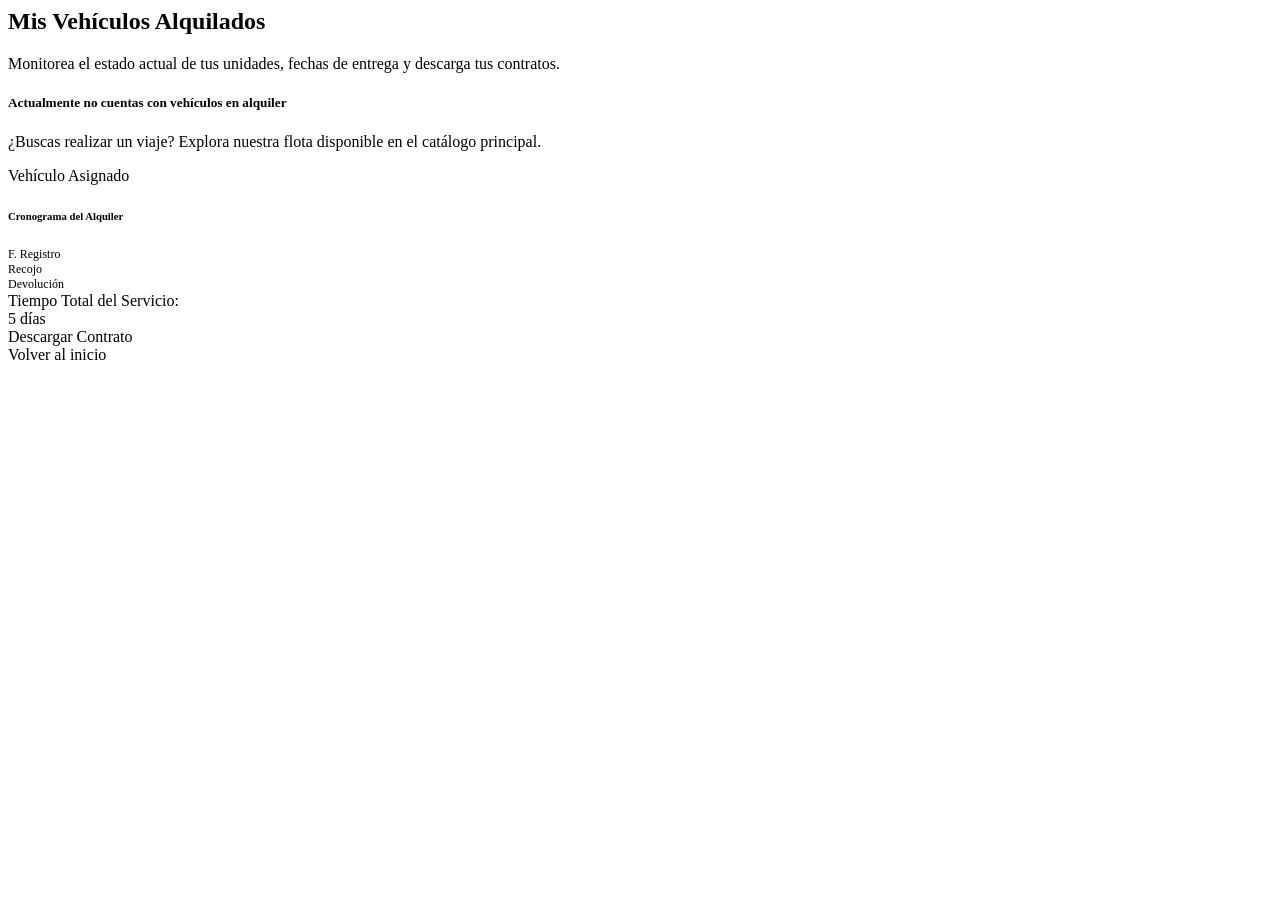
<file: ProyectoHerramientas/src/main/resources/templates/public/clientes/mis-autos.html>
<html layout:decorate="~{layouts/main-layout}">
    <head>
        <title>Mis Autos</title>
        
        <!-- Este bloque se insertará automáticamente en el head del layout -->
        <th:block layout:fragment="estilosVistas">
            <link rel="stylesheet" th:href="@{/css/mis-autos.css}">
        </th:block>
    </head>
    
    <div>
        <div layout:fragment="content" class="container mb-5 mt-4">
            <div class="row mb-4">
                <div class="col">
                    <h2 class="fw-bold text-dark mb-1">Mis Vehículos Alquilados</h2>
                    <p class="text-muted">Monitorea el estado actual de tus unidades, fechas de entrega y descarga tus
                        contratos.</p>
                </div>
            </div>
        
            <!-- Alerta en caso de no tener alquileres -->
            <div class="alert alert-info border-0 p-4 shadow-sm rounded-4 text-center"
                th:if="${#lists.isEmpty(alquileres)}">
                <i class="bi bi-info-circle-fill fs-1 d-block mb-2 text-info"></i>
                <h5 class="fw-bold">Actualmente no cuentas con vehículos en alquiler</h5>
                <p class="mb-0 text-muted">¿Buscas realizar un viaje? Explora nuestra flota disponible en el catálogo
                    principal.</p>
            </div>
        
            <!-- Grid de Alquileres Activos -->
            <div class="row g-4" th:unless="${#lists.isEmpty(alquileres)}">
                <div class="col-xl-12" th:each="alq : ${alquileres}">
                    <div class="card card-vehiculo shadow-sm position-relative bg-white">
        
                        <!-- Estado del Alquiler -->
                        <span class="badge badge-status p-2 text-uppercase"
                            th:classappend="${alq.estadoOperativo == 'NO_DEVUELTO' ? 'bg-success' : 'bg-secondary'}"
                            th:text="Activo"></span>
        
                        <div class="row g-0">
                            <!-- Columna de la Imagen del Vehículo -->
                            <div class="col-lg-4 img-container">
                                <img th:src="${alq.vehiculo.imagenUrl != null ? alq.vehiculo.imagenUrl : '/images/default-car.png'}"
                                    th:alt="${alq.vehiculo.marca + ' ' + alq.vehiculo.modelo}" class="img-vehiculo">
                            </div>
        
                            <!-- Columna de los Detalles del Alquiler -->
                            <div class="col-lg-8">
                                <div class="card-body p-4 d-flex flex-column h-100 justify-content-between">
        
                                    <!-- Información del Auto -->
                                    <div>
                                        <div class="info-header pb-3 mb-3">
                                            <span class="text-primary text-uppercase fw-bold small d-block mb-1">Vehículo
                                                Asignado</span>
                                            <h3 class="card-title fw-bold text-dark mb-1"
                                                th:text="${alq.vehiculo.marca + ' ' + alq.vehiculo.modelo + ' ' + alq.vehiculo.anio}">
                                            </h3>
                                            <div class="d-flex gap-2 align-items-center mt-2">
                                                <span class="badge bg-dark px-3 py-2 fs-6"
                                                    th:text="${'Placa: ' + alq.vehiculo.placa}"></span>
                                                <span class="text-muted small"><i class="bi bi-speedometer2 me-1"></i> <span
                                                        th:text="${alq.vehiculo.kilometraje + ' km'}"></span></span>
                                            </div>
                                        </div>
        
                                        <!-- Fechas e Indicadores de Tiempo -->
                                        <h6 class="fw-bold text-secondary mb-3"><i class="bi bi-calendar3 me-2"></i>
                                            Cronograma del Alquiler</h6>
        
                                        <div class="row g-3 text-center mb-4">
                                            <div class="col-4 border-end">
                                                <small class="text-muted d-block text-uppercase fw-semibold"
                                                    style="font-size: 0.75rem;">F. Registro</small>
                                                <span class="fw-bold text-dark"
                                                    th:text="${#temporals.format(alq.fechaContrato, 'dd/MM/yyyy')}"></span>
                                            </div>
                                            <div class="col-4 border-end">
                                                <small class="text-success d-block text-uppercase fw-semibold"
                                                    style="font-size: 0.75rem;">Recojo</small>
                                                <span class="fw-bold text-success"
                                                    th:text="${#temporals.format(alq.fechaRecojo, 'dd/MM/yyyy')}"></span>
                                            </div>
                                            <div class="col-4">
                                                <small class="text-danger d-block text-uppercase fw-semibold"
                                                    style="font-size: 0.75rem;">Devolución</small>
                                                <span class="fw-bold text-danger"
                                                    th:text="${#temporals.format(alq.fechaDevolucion, 'dd/MM/yyyy')}"></span>
                                            </div>
                                        </div>
        
                                        <!-- Cálculo de Días Totales -->
                                        <div
                                            class="p-3 bg-light rounded-3 mb-4 d-flex justify-content-between align-items-center">
                                            <div class="d-flex align-items-center gap-2">
                                                <i class="bi bi-clock-history text-primary fs-4"></i>
                                                <span class="text-muted">Tiempo Total del Servicio:</span>
                                            </div>
                                            <span class="fs-5 fw-bold text-dark"
                                                th:text="${chronoUnit.between(alq.fechaRecojo, alq.fechaDevolucion) + ' días'}">
                                                5 días
                                            </span>
                                        </div>
                                    </div>
        
                                    <!-- Acciones del Contrato -->
                                    <div class="mt-auto border-top pt-3">
                                        <div class="row g-2">
                                            <div class="col-md-6">
                                                <a th:href="@{/alquileres/contrato/pdf(alquilerId=${alq.id})}"
                                                    target="_blank"
                                                    class="btn btn-outline-primary w-100 fw-bold rounded-pill">
                                                    <i class="bi bi-file-earmark-pdf-fill me-1"></i> Descargar Contrato
                                                </a>
                                            </div>
                                            <div class="col-md-6">
                                                <a th:href="@{/vehiculos}" class="btn btn-dark w-100 fw-bold rounded-pill">
                                                    Volver al inicio
                                                </a>
                                            </div>
                                        </div>
                                    </div>
        
                                </div>
                            </div>
                        </div>
        
                    </div>
                </div>
            </div>
        </div>
    
    </div>

</html>
</file>
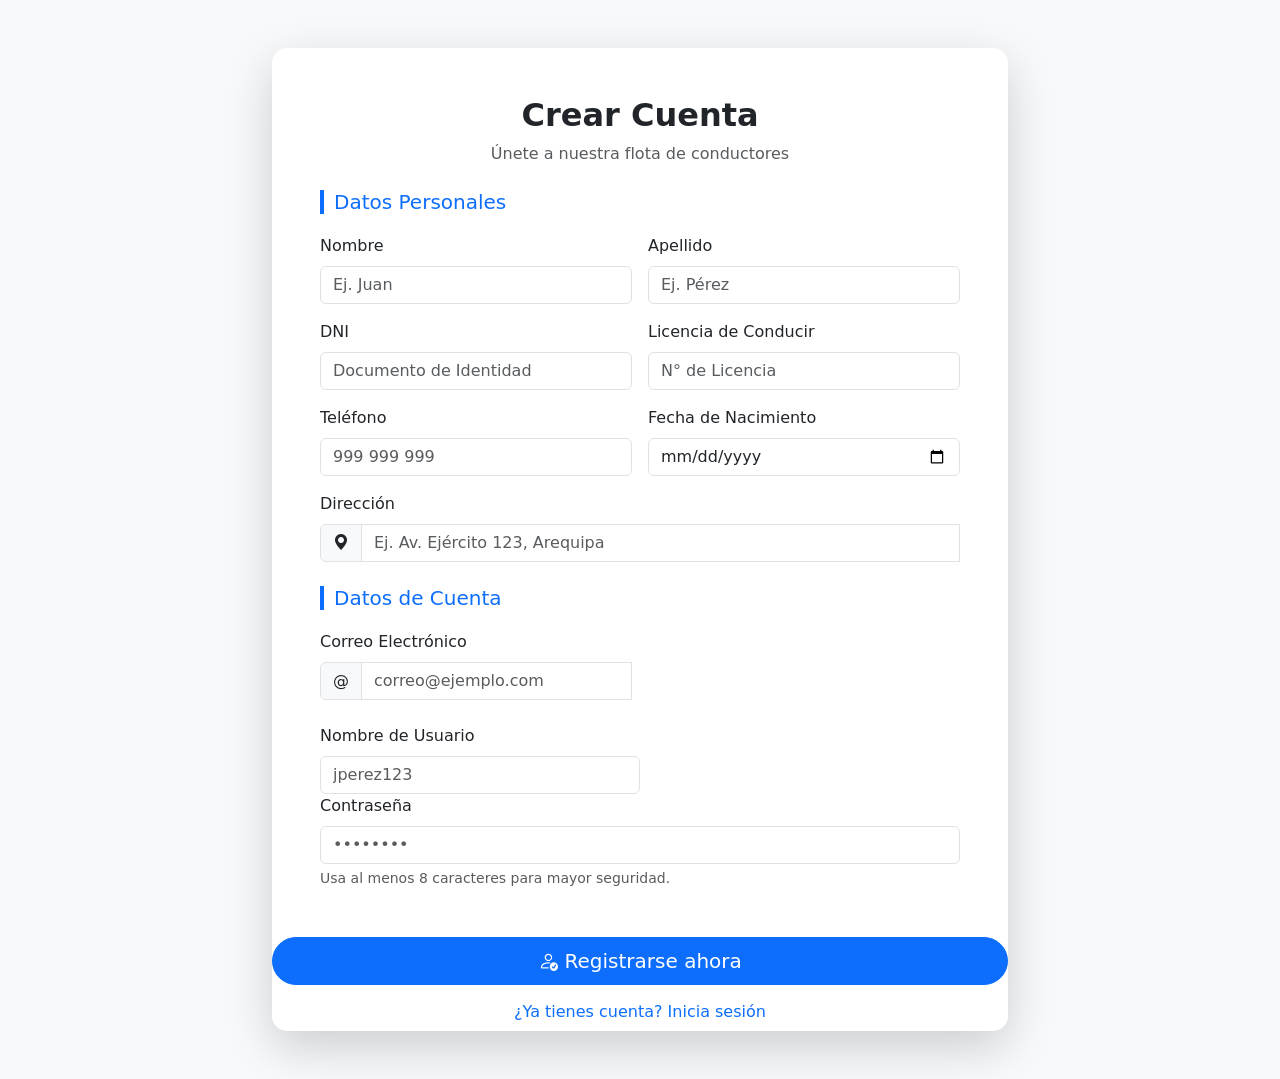
<file: ProyectoHerramientas/src/main/resources/templates/public/login/crearCuenta.html>
<!DOCTYPE html>
<html xmlns:th="http://www.thymeleaf.org" lang="es">

<head>
    <meta charset="UTF-8">
    <meta name="viewport" content="width=device-width, initial-scale=1.0">
    <title>Registro de Chofer | Alquiler de Autos</title>
    <link href="https://cdn.jsdelivr.net/npm/bootstrap@5.3.2/dist/css/bootstrap.min.css" rel="stylesheet">
    <link rel="stylesheet" href="https://cdn.jsdelivr.net/npm/bootstrap-icons@1.11.0/font/bootstrap-icons.css">
    <style>
        body {
            background-color: #f8f9fa;
        }

        .card {
            border: none;
            border-radius: 15px;
        }

        .section-title {
            border-left: 4px solid #0d6efd;
            padding-left: 10px;
            margin-bottom: 20px;
        }
    </style>
</head>

<body class="d-flex align-items-center py-5" style="min-height: 100vh;">

    <div class="container">
        <div class="row justify-content-center">
            <div class="col-lg-8">
                <div class="card shadow-lg">
                    <div class="card-body p-5">
                        <div class="text-center mb-4">
                            <h2 class="fw-bold">Crear Cuenta</h2>
                            <p class="text-muted">Únete a nuestra flota de conductores</p>
                        </div>

                        <form th:action="@{/login/crearCuenta}" th:object="${registroDTO}" method="post">

                            <h5 class="section-title text-primary">Datos Personales</h5>
                            <div class="row g-3 mb-4">
                                <div class="col-md-6">
                                    <label class="form-label">Nombre</label>
                                    <input type="text" th:field="*{nombre}" class="form-control" placeholder="Ej. Juan"
                                        th:classappend="${#fields.hasErrors('nombre') ? 'is-invalid' : ''}">
                                    <div class="invalid-feedback" th:if="${#fields.hasErrors('nombre')}"
                                        th:errors="*{nombre}"></div>
                                </div>
                                <div class="col-md-6">
                                    <label class="form-label">Apellido</label>
                                    <input type="text" th:field="*{apellido}" class="form-control"
                                        placeholder="Ej. Pérez"
                                        th:classappend="${#fields.hasErrors('apellido') ? 'is-invalid' : ''}">
                                    <div class="invalid-feedback" th:if="${#fields.hasErrors('apellido')}"
                                        th:errors="*{apellido}"></div>
                                </div>
                                <div class="col-md-6">
                                    <label class="form-label">DNI</label>
                                    <input type="text" th:field="*{dni}" class="form-control"
                                        placeholder="Documento de Identidad"
                                        th:classappend="${#fields.hasErrors('dni') ? 'is-invalid' : ''}">
                                    <div class="invalid-feedback" th:if="${#fields.hasErrors('dni')}"
                                        th:errors="*{dni}"></div>
                                </div>
                                <div class="col-md-6">
                                    <label class="form-label">Licencia de Conducir</label>
                                    <input type="text" th:field="*{licenciaConducir}" class="form-control"
                                        placeholder="N° de Licencia">
                                </div>
                                <div class="col-md-6">
                                    <label class="form-label">Teléfono</label>
                                    <input type="tel" th:field="*{telefono}" class="form-control"
                                        placeholder="999 999 999"
                                        th:classappend="${#fields.hasErrors('telefono') ? 'is-invalid' : ''}">
                                    <div class="invalid-feedback" th:if="${#fields.hasErrors('telefono')}"
                                        th:errors="*{telefono}"></div>
                                </div>
                                <div class="col-md-6">
                                    <label class="form-label">Fecha de Nacimiento</label>
                                    <input type="date" th:field="*{fechaNacimiento}" class="form-control"
                                        th:classappend="${#fields.hasErrors('fechaNacimiento') ? 'is-invalid' : ''}">
                                    <div class="invalid-feedback" th:if="${#fields.hasErrors('fechaNacimiento')}"
                                        th:errors="*{fechaNacimiento}"></div>
                                </div>

                                <div class="col-md-12">
                                    <label class="form-label">Dirección</label>
                                    <div class="input-group">
                                        <span class="input-group-text"><i class="bi bi-geo-alt-fill"></i></span>
                                        <input type="text" th:field="*{direccion}" class="form-control"
                                            placeholder="Ej. Av. Ejército 123, Arequipa"
                                            th:classappend="${#fields.hasErrors('direccion') ? 'is-invalid' : ''}">
                                        <div class="invalid-feedback" th:if="${#fields.hasErrors('direccion')}"
                                            th:errors="*{direccion}"></div>
                                    </div>
                                </div>
                            </div>

                            <h5 class="section-title text-primary">Datos de Cuenta</h5>
                            <div class="row g-3 mb-4">
                                <div class="col-md-6">
                                    <label class="form-label">Correo Electrónico</label>
                                    <div class="input-group">
                                        <span class="input-group-text">@</span>
                                        <input type="email" th:field="*{email}" class="form-control"
                                            placeholder="correo@ejemplo.com"
                                            th:classappend="${#fields.hasErrors('email') ? 'is-invalid' : ''}">
                                        <div class="invalid-feedback" th:if="${#fields.hasErrors('email')}"
                                            th:errors="*{email}"></div>
                                    </div>
                                </div>
                            </div>
                            <div class="col-md-6">
                                <label class="form-label">Nombre de Usuario</label>
                                <input type="text" th:field="*{username}" class="form-control" placeholder="jperez123"
                                    th:classappend="${#fields.hasErrors('username') ? 'is-invalid' : ''}">
                                <div class="invalid-feedback" th:if="${#fields.hasErrors('username')}"
                                    th:errors="*{username}"></div>
                            </div>
                            <div class="col-md-12">
                                <label class="form-label">Contraseña</label>
                                <input type="password" th:field="*{password}" class="form-control"
                                    placeholder="••••••••"
                                    th:classappend="${#fields.hasErrors('password') ? 'is-invalid' : ''}">
                                <div class="form-text">Usa al menos 8 caracteres para mayor seguridad.</div>
                                <div class="invalid-feedback" th:if="${#fields.hasErrors('password')}"
                                    th:errors="*{password}"></div>
                            </div>
                    </div>

                    <div class="d-grid gap-2">
                        <button type="submit" class="btn btn-primary btn-lg rounded-pill">
                            <i class="bi bi-person-check"></i> Registrarse ahora
                        </button>
                        <a th:href="@{/login}" class="btn btn-link text-decoration-none">¿Ya tienes cuenta? Inicia
                            sesión</a>
                    </div>
                    </form>
                </div>
            </div>
        </div>
    </div>
    </div>

    <script src="https://cdn.jsdelivr.net/npm/bootstrap@5.3.2/dist/js/bootstrap.bundle.min.js"></script>
</body>

</html>
</file>
